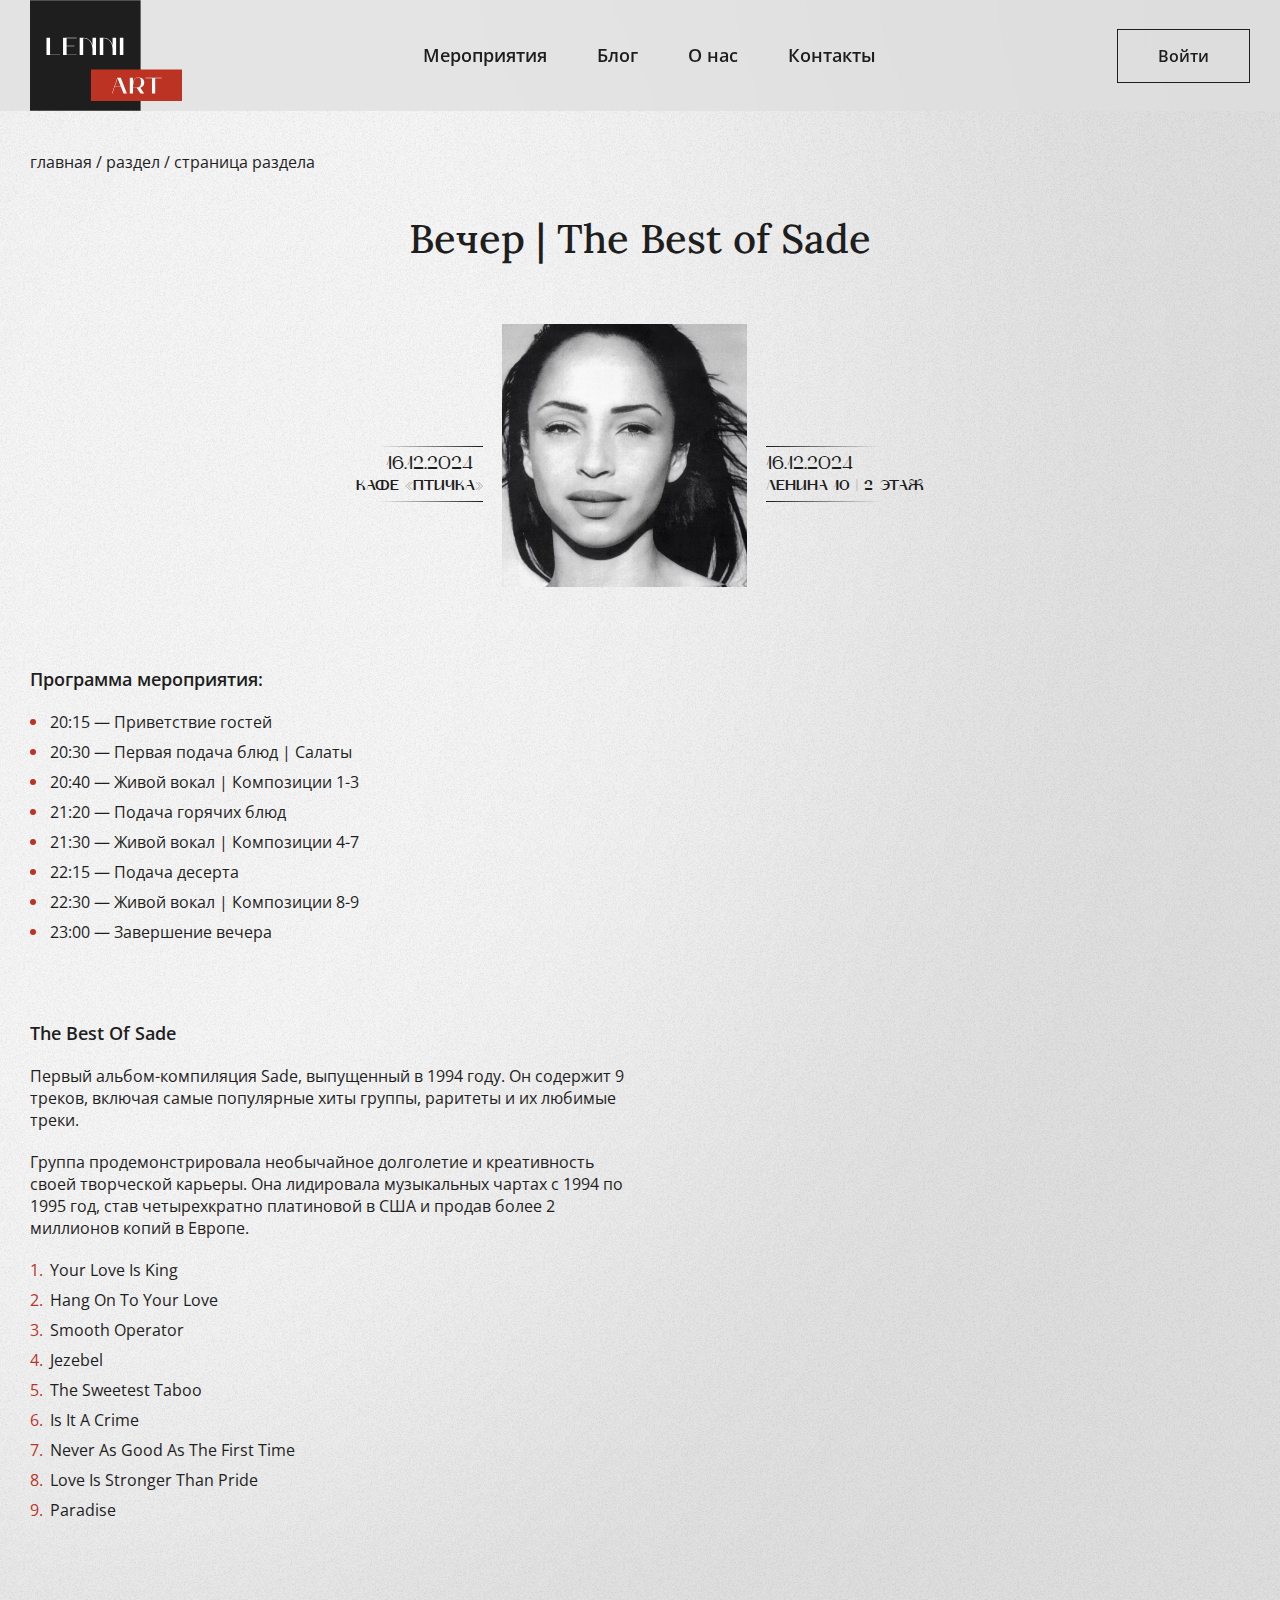
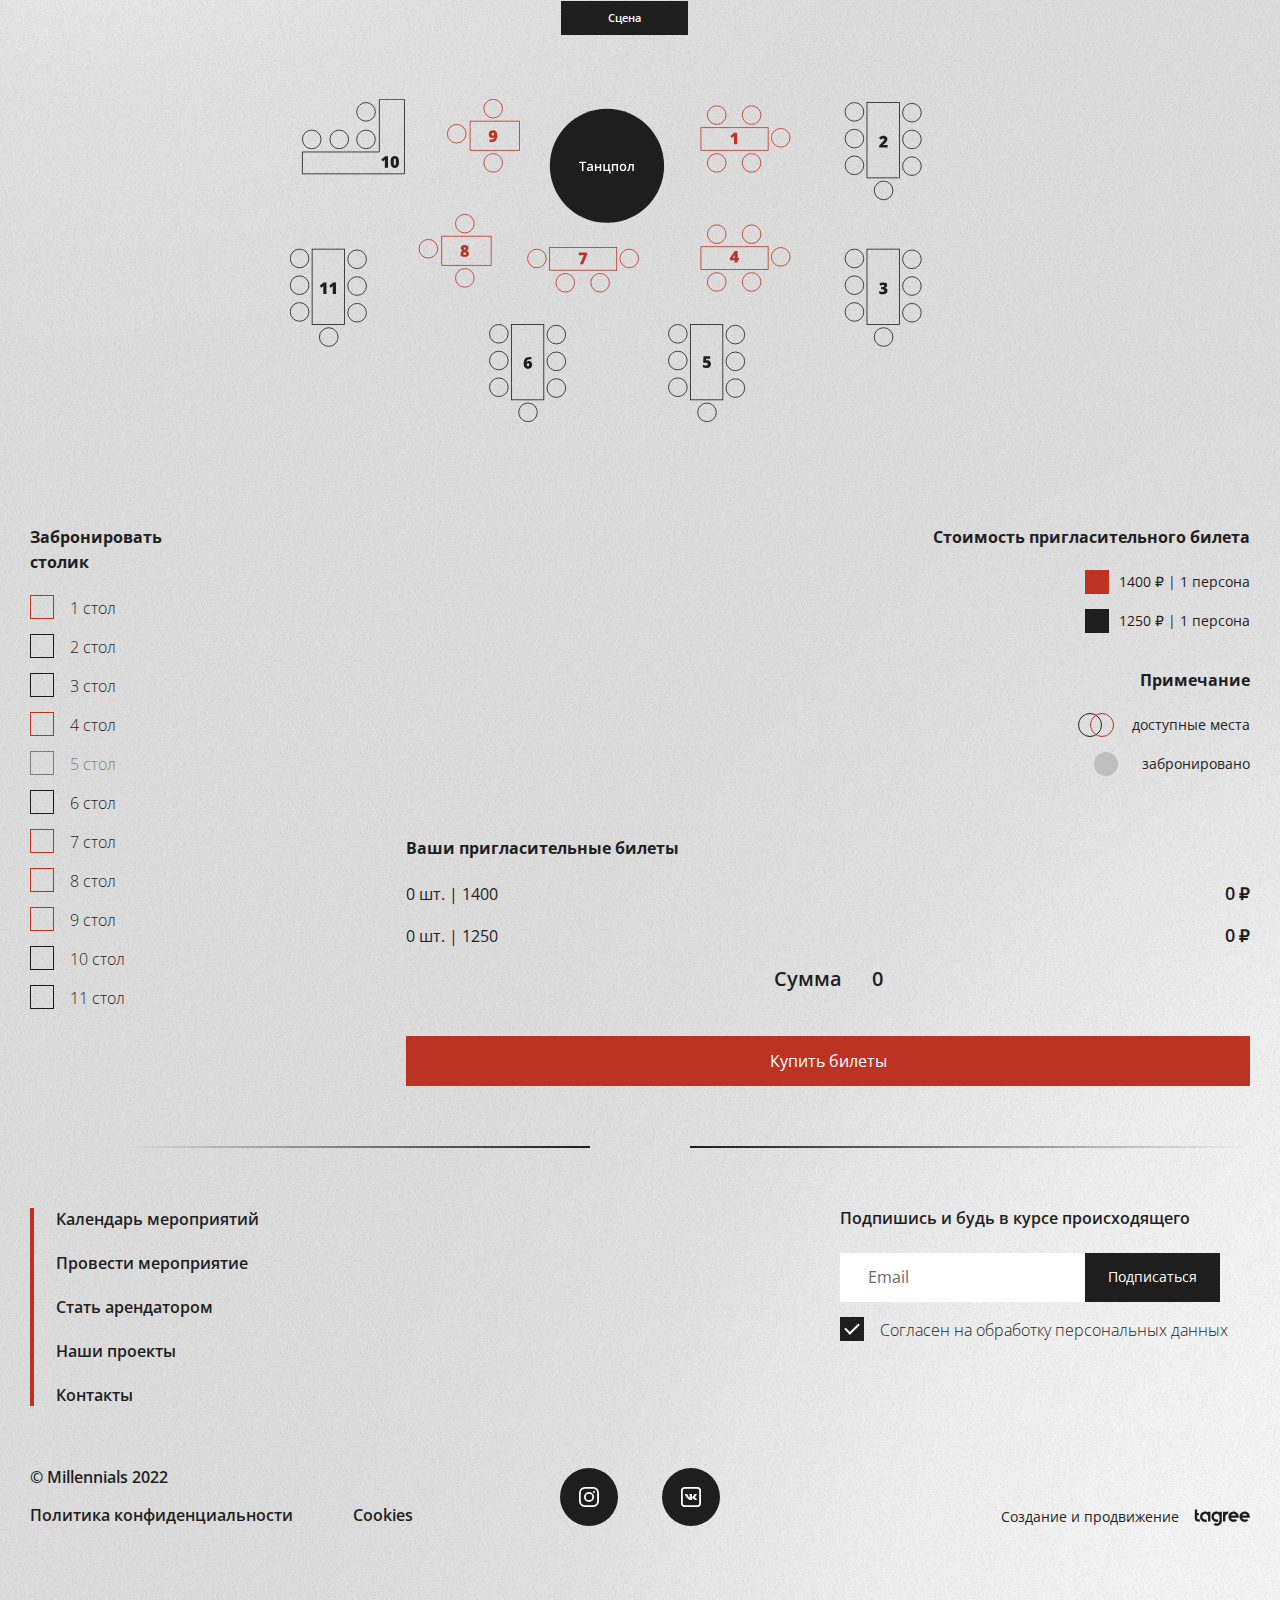
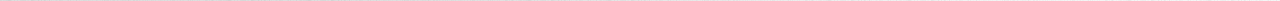
<file: event.html>
<!DOCTYPE html>
<html lang="ru">

<head>
  <meta charset="UTF-8" />
  <meta name="viewport" content="width=device-width,initial-scale=1,minimum-scale=1,maximum-scale=1,user-scalable=no" />

  <link rel="apple-touch-icon" sizes="180x180" href="/assets/favicons/apple-touch-icon.png" />
  <link rel="icon" type="image/png" sizes="32x32" href="/assets/favicons/favicon-32x32.png" />
  <link rel="icon" type="image/png" sizes="16x16" href="./assets/favicons/favicon-16x16.png" />
  <link rel="manifest" href="/assets/favicons/site.webmanifest" />
  <link rel="mask-icon" href="/assets/favicons/safari-pinned-tab.svg" color="#5bbad5" />
  <meta name="msapplication-TileColor" content="#da532c" />
  <meta name="theme-color" content="#dedede" />

  <meta name="description" content="Арт—пространство для людей, горящих сердец и делом" />
  <meta name="keywords" content="Lenni Art, пространство, мероприятия" />

  <meta property="og:title" content="Lenni Art" />
  <meta property="og:description" content="Арт пространство для людей, горящих сердцем и делом" />
  <meta property="og:image" content="/assets/images/lenni-art.jpg" />
  <meta property="og:type" content="website" />
  <meta property="og:url" content="https://lenni-art.ru/" />
  <title>Lenni art</title>
  <link rel="stylesheet" href="styles/styles.css?ver=0" />
  <link rel="preconnect" href="https://fonts.googleapis.com" />
  <link rel="preconnect" href="https://fonts.gstatic.com" crossorigin />
  <link href="https://fonts.googleapis.com/css2?family=Lora:ital,wght@0,400;0,500;0,600;0,700;1,600&family=Open+Sans:wght@300;400;500;600;700&display=swap" rel="stylesheet" />


</head>


<body class="body">
  <header class="page-header">
    <div class="page-header__container">
      <a href="index.html" class="page-header__logo">
        <svg class="page-header__logo-img" width="202" height="147">
          <use xlink:href="assets/icons/symbols.svg#logo"></use>
        </svg>
      </a>
      <nav class="page-header__nav">
        <a href="events.html" class="page-header__nav-link">Мероприятия</a>
        <a href="#" class="page-header__nav-link">Блог</a>
        <a href="#" class="page-header__nav-link">О нас</a>
        <a href="#" class="page-header__nav-link">Контакты</a>
        <div class="page-header__nav-user">
          <a href="#" class="page-header__nav-user-link"> Александр С. </a>
          <a href="#" class="page-header__nav-logout">
            <svg class="page-header__nav-logout-icon" width="24" height="24">
              <use xlink:href="assets/icons/symbols.svg#door"></use>
            </svg>
          </a>
        </div>
      </nav>
      <a href="#" class="page-header__user-btn">Войти<svg class="page-header__user-icon" width="24" height="24">
          <use xlink:href="assets/icons/symbols.svg#user"></use>
        </svg>
      </a>
      <button type="button" class="page-header__nav-toggle" id="js-navToggle"></button>
    </div>
  </header>

  <main class="main">
    <div class="breadcrumbs">
      <a href="#" class="breadcrumbs__link">главная</a>
      <a href="#" class="breadcrumbs__link">раздел</a>
      <a href="#" class="breadcrumbs__link">страница раздела</a>
    </div>

    <article class="event">
      <header class="event__header">
        <h1 class="event__title title"> Вечер | The Best of Sade</h1>
        <div class="event__about">
          <div class="event__info event__info--1">
            <time class="event__time" datetime="2024-12-16T00:00">
              16.12.2024
            </time>
            <div class="event__info-text">Кафе «Птичка»</div>
          </div>
          <picture class="event__picture">
            <source media="(max-width:767px)" type="image/webp" srcset="assets/images/Sade.webp" />
            <source media="(max-width: 1339px)" type="image/webp" srcset="assets/images/Sade.webp" />
            <img src="assets/images/Sade.jpg" alt="the best..." class="event__img">
          </picture>
          <div class="event__info event__info--2">
            <time class="event__time" datetime="2024-12-16T00:00">
              16.12.2024
            </time>
            <div class="event__info-text">Ленина 10 | 2 этаж</div>
          </div>
        </div>
        <div class="article__content content">
          <h5>Программа мероприятия:</h5>

          <ul>
            <li>20:15 — Приветствие гостей</li>
            <li>20:30 — Первая подача блюд | Салаты</li>
            <li>20:40 — Живой вокал | Композиции 1-3</li>
            <li>21:20 — Подача горячих блюд</li>
            <li>21:30 — Живой вокал | Композиции 4-7</li>
            <li>22:15 — Подача десерта</li>
            <li>22:30 — Живой вокал | Композиции 8-9</li>
            <li>23:00 — Завершение вечера</li>
          </ul>
          <h5>The Best Of Sade</h5>
          <p>
            Первый альбом-компиляция Sade, выпущенный в 1994 году. Он содержит 9 треков, включая самые популярные хиты группы, раритеты и их любимые треки.
          </p>
          <p>
            Группа продемонстрировала необычайное долголетие
            и креативность своей творческой карьеры.
            Она лидировала музыкальных чартах с 1994 по 1995 год, став четырехкратно платиновой в США и продав более 2 миллионов копий в Европе.
          </p>
          <ol>
            <li>Your Love Is King</li>
            <li>Hang On To Your Love</li>
            <li>Smooth Operator</li>
            <li>Jezebel</li>
            <li>The Sweetest Taboo</li>
            <li>Is It A Crime</li>
            <li>Never As Good As The First Time</li>
            <li>Love Is Stronger Than Pride</li>
            <li>Paradise</li>
          </ol>
        </div>
      </header>
      <div class="event__container">
        <div class="event__content content"></div>
        <form class="reserve event__reserve">
          <div class="reserve__checks">
            <h4 class="reserve__section-title reserve__section-title--mb30">
              Забронировать столик
            </h4>
            <label class="reserve__check check check--red js-check">
              <input type="checkbox" name="table_1" class="check__input " />
              <span class="check__mark"></span>
              <span class="check__label">1 стол</span>
            </label>
            <label class="reserve__check check js-check">
              <input type="checkbox" name="table_2" class="check__input" />
              <span class="check__mark"></span>
              <span class="check__label">2 стол</span>
            </label>
            <label class="reserve__check check js-check">
              <input type="checkbox" name="table_2" class="check__input" />
              <span class="check__mark"></span>
              <span class="check__label">3 стол</span>
            </label>
            <label class="reserve__check check check--red js-check">
              <input type="checkbox" name="table_2" class="check__input" />
              <span class="check__mark"></span>
              <span class="check__label">4 стол</span>
            </label>

            <label class="reserve__check check check--disabled js-check">
              <input type="checkbox" name="table_5" class="check__input" disabled />
              <span class="check__mark"></span>
              <span class="check__label">5 стол </span>
            </label>
            <label class="reserve__check check js-check">
              <input type="checkbox" name="table_2" class="check__input" />
              <span class="check__mark"></span>
              <span class="check__label">6 стол</span>
            </label>
            <label class="reserve__check check check--red js-check">
              <input type="checkbox" name="table_2" class="check__input" />
              <span class="check__mark"></span>
              <span class="check__label">7 стол</span>
            </label>
            <label class="reserve__check check check--red js-check">
              <input type="checkbox" name="table_2" class="check__input" />
              <span class="check__mark"></span>
              <span class="check__label">8 стол</span>
            </label>
            <label class="reserve__check check check--red js-check">
              <input type="checkbox" name="table_2" class="check__input" />
              <span class="check__mark"></span>
              <span class="check__label">9 стол</span>
            </label>
            <label class="reserve__check check js-check">
              <input type="checkbox" name="table_2" class="check__input" />
              <span class="check__mark"></span>
              <span class="check__label">10 стол</span>
            </label>
            <label class="reserve__check check js-check">
              <input type="checkbox" name="table_2" class="check__input" />
              <span class="check__mark"></span>
              <span class="check__label">11 стол</span>
            </label>
          </div>
          <div class="reserve__scheme">
            <div class="reserve__scheme-container">
              <h4 class="reserve__scheme-title">Сцена</h4>

              <div class="reserve__scheme-wrapper">
                <svg class="scene js-scene" width="788px" height="399px" fill="none" xmlns="http://www.w3.org/2000/svg">
                  <g class="scene__dance-floor">
                    <path d="M462 82.5C462 121.436 430.436 153 391.5 153C352.564 153 321 121.436 321 82.5C321 43.5639 352.564 12 391.5 12C430.436 12 462 43.5639 462 82.5Z" fill="#1F1E1E" />
                    <path d="M362.453 89H360.586V79.1797H357.227V77.5781H365.812V79.1797H362.453V89ZM372.781 89L372.414 87.7969H372.352C371.935 88.3229 371.516 88.6823 371.094 88.875C370.672 89.0625 370.13 89.1562 369.469 89.1562C368.62 89.1562 367.956 88.9271 367.477 88.4688C367.003 88.0104 366.766 87.362 366.766 86.5234C366.766 85.6328 367.096 84.9609 367.758 84.5078C368.419 84.0547 369.427 83.8073 370.781 83.7656L372.273 83.7188V83.2578C372.273 82.7057 372.143 82.2943 371.883 82.0234C371.628 81.7474 371.229 81.6094 370.688 81.6094C370.245 81.6094 369.82 81.6745 369.414 81.8047C369.008 81.9349 368.617 82.0885 368.242 82.2656L367.648 80.9531C368.117 80.7083 368.63 80.5234 369.188 80.3984C369.745 80.2682 370.271 80.2031 370.766 80.2031C371.865 80.2031 372.693 80.4427 373.25 80.9219C373.812 81.401 374.094 82.1536 374.094 83.1797V89H372.781ZM370.047 87.75C370.714 87.75 371.247 87.5651 371.648 87.1953C372.055 86.8203 372.258 86.2969 372.258 85.625V84.875L371.148 84.9219C370.284 84.9531 369.654 85.099 369.258 85.3594C368.867 85.6146 368.672 86.0078 368.672 86.5391C368.672 86.9245 368.786 87.224 369.016 87.4375C369.245 87.6458 369.589 87.75 370.047 87.75ZM378.492 80.3594V83.8281H382.562V80.3594H384.398V89H382.562V85.2734H378.492V89H376.656V80.3594H378.492ZM394.727 87.5781H395.977V92.0391H394.25V89H387.031V80.3594H388.867V87.5469H392.891V80.3594H394.727V87.5781ZM405.102 80.3594V89H403.258V81.8125H399.383V89H397.547V80.3594H405.102ZM415.398 84.6641C415.398 86.0755 415.036 87.1771 414.312 87.9688C413.589 88.7604 412.581 89.1562 411.289 89.1562C410.482 89.1562 409.768 88.974 409.148 88.6094C408.529 88.2448 408.052 87.7214 407.719 87.0391C407.385 86.3568 407.219 85.5651 407.219 84.6641C407.219 83.263 407.578 82.1693 408.297 81.3828C409.016 80.5964 410.029 80.2031 411.336 80.2031C412.586 80.2031 413.576 80.6068 414.305 81.4141C415.034 82.2161 415.398 83.2995 415.398 84.6641ZM409.109 84.6641C409.109 86.6589 409.846 87.6562 411.32 87.6562C412.779 87.6562 413.508 86.6589 413.508 84.6641C413.508 82.6901 412.773 81.7031 411.305 81.7031C410.534 81.7031 409.974 81.9583 409.625 82.4688C409.281 82.9792 409.109 83.7109 409.109 84.6641ZM424.617 89H422.766V81.7969H420.383C420.237 83.651 420.039 85.099 419.789 86.1406C419.544 87.1823 419.221 87.9427 418.82 88.4219C418.424 88.901 417.909 89.1406 417.273 89.1406C416.872 89.1406 416.536 89.0833 416.266 88.9688V87.5312C416.458 87.6042 416.651 87.6406 416.844 87.6406C417.375 87.6406 417.792 87.0443 418.094 85.8516C418.401 84.6536 418.641 82.8229 418.812 80.3594H424.617V89Z" fill="white" />
                  </g>

                  <g class="scene__table scene__table--red">
                    <g class="scene__table-group" stroke="#BC3324">
                      <rect x="507.5" y="35.5" width="83" height="28" />
                      <circle cx="527" cy="20" r="11.5" />
                      <circle cx="570" cy="20" r="11.5" />
                      <circle cx="606" cy="48" r="11.5" />
                      <circle cx="570" cy="79" r="11.5" />
                      <circle cx="527" cy="79" r="11.5" />
                    </g>

                    <path class="scene__table-num" d="M552.199 56H548.283V48.9395C548.283 48.8092 548.283 48.5716 548.283 48.2266C548.283 47.875 548.286 47.4876 548.293 47.0645C548.306 46.6413 548.322 46.2604 548.342 45.9219C548.173 46.1237 548.013 46.2962 547.863 46.4395C547.72 46.5827 547.58 46.7161 547.443 46.8398L545.822 48.1777L543.82 45.7168L548.723 41.7227H552.199V56Z" fill="#BC3324" />
                    <rect x="507" y="8" width="111" height="83" fill="transparent" />
                  </g>

                  <g class="scene__table">
                    <g class="scene__table-group" stroke="#1F1E1E">
                      <rect x="712.5" y="4.5" width="40" height="93" />
                      <circle cx="697" cy="16" r="11.5" />
                      <circle cx="768" cy="17" r="11.5" />
                      <circle cx="697" cy="49" r="11.5" />
                      <circle cx="768" cy="50" r="11.5" />
                      <circle cx="697" cy="82" r="11.5" />
                      <circle cx="768" cy="83" r="11.5" />
                      <circle cx="733" cy="113" r="11.5" />
                    </g>
                    <path class="scene__table-num" d="M737.957 60H727.596V57.4609L731.082 53.9355C732.078 52.8939 732.729 52.1842 733.035 51.8066C733.341 51.4225 733.553 51.0938 733.67 50.8203C733.794 50.5469 733.855 50.2604 733.855 49.9609C733.855 49.5898 733.735 49.2969 733.494 49.082C733.253 48.8672 732.915 48.7598 732.479 48.7598C732.029 48.7598 731.574 48.89 731.111 49.1504C730.656 49.4043 730.138 49.7819 729.559 50.2832L727.439 47.8027C728.175 47.1452 728.794 46.6764 729.295 46.3965C729.796 46.11 730.34 45.8919 730.926 45.7422C731.518 45.5924 732.182 45.5176 732.918 45.5176C733.842 45.5176 734.666 45.6803 735.389 46.0059C736.118 46.3314 736.681 46.7969 737.078 47.4023C737.482 48.0013 737.684 48.6751 737.684 49.4238C737.684 49.9837 737.612 50.5013 737.469 50.9766C737.332 51.4518 737.117 51.9206 736.824 52.3828C736.531 52.8385 736.141 53.3203 735.652 53.8281C735.171 54.3359 734.139 55.2995 732.557 56.7188V56.8164H737.957V60Z" fill="#1F1E1E" />
                    <rect x="685" y="4" width="95" height="121" fill="transparent" />
                  </g>

                  <g class="scene__table">
                    <g class="scene__table-group" stroke="#1F1E1E">
                      <rect x="712.5" y="185.5" width="40" height="93" />
                      <circle cx="697" cy="197" r="11.5" />
                      <circle cx="768" cy="198" r="11.5" />
                      <circle cx="697" cy="230" r="11.5" />
                      <circle cx="768" cy="231" r="11.5" />
                      <circle cx="697" cy="263" r="11.5" />
                      <circle cx="768" cy="264" r="11.5" />
                      <circle cx="733" cy="294" r="11.5" />
                    </g>

                    <path class="scene__table-num" d="M737.479 229.818C737.479 230.704 737.208 231.465 736.668 232.104C736.128 232.735 735.346 233.194 734.324 233.48V233.539C736.707 233.839 737.898 234.965 737.898 236.918C737.898 238.246 737.371 239.291 736.316 240.053C735.268 240.814 733.81 241.195 731.941 241.195C731.173 241.195 730.46 241.14 729.803 241.029C729.152 240.919 728.445 240.717 727.684 240.424V237.221C728.309 237.54 728.943 237.777 729.588 237.934C730.239 238.083 730.838 238.158 731.385 238.158C732.231 238.158 732.846 238.041 733.23 237.807C733.621 237.566 733.816 237.191 733.816 236.684C733.816 236.293 733.715 235.993 733.514 235.785C733.312 235.57 732.986 235.411 732.537 235.307C732.088 235.196 731.502 235.141 730.779 235.141H729.9V232.24H730.799C732.758 232.24 733.738 231.739 733.738 230.736C733.738 230.359 733.592 230.079 733.299 229.896C733.012 229.714 732.625 229.623 732.137 229.623C731.225 229.623 730.281 229.929 729.305 230.541L727.703 227.963C728.458 227.442 729.23 227.071 730.018 226.85C730.812 226.628 731.72 226.518 732.742 226.518C734.22 226.518 735.379 226.811 736.219 227.396C737.059 227.982 737.479 228.79 737.479 229.818Z" fill="#1F1E1E" />
                    <rect x="685" y="185" width="95" height="121" fill="transparent" />
                  </g>

                  <g class="scene__table scene__table--red">
                    <g class="scene__table-group" stroke="#BC3324">
                      <rect x="507.5" y="182.5" width="83" height="28" />

                      <circle cx="527" cy="167" r="11.5" />
                      <circle cx="570" cy="167" r="11.5" />
                      <circle cx="606" cy="195" r="11.5" />
                      <circle cx="570" cy="226" r="11.5" />
                      <circle cx="527" cy="226" r="11.5" />
                    </g>

                    <path class="scene__table-num" d="M554.416 199.236H552.844V202H549.035V199.236H543.342V196.404L549.279 187.723H552.844V196.355H554.416V199.236ZM549.035 196.355V194.695C549.035 194.383 549.045 193.963 549.064 193.436C549.09 192.902 549.11 192.622 549.123 192.596H549.016C548.794 193.097 548.544 193.566 548.264 194.002L546.682 196.355H549.035Z" fill="#BC3324" />
                    <rect x="507" y="155" width="111" height="83" fill="transparent" />
                  </g>

                  <g class="scene__table">
                    <g class="scene__table-group" stroke="#1F1E1E">
                      <rect x="494.5" y="278.5" width="40" height="93" />

                      <circle cx="479" cy="290" r="11.5" />
                      <circle cx="550" cy="291" r="11.5" />
                      <circle cx="479" cy="323" r="11.5" />
                      <circle cx="550" cy="324" r="11.5" />
                      <circle cx="479" cy="356" r="11.5" />
                      <circle cx="550" cy="357" r="11.5" />
                      <circle cx="515" cy="387" r="11.5" />
                    </g>

                    <path class="scene__table-num" d="M515.484 322.645C516.305 322.645 517.044 322.837 517.701 323.221C518.365 323.598 518.88 324.135 519.244 324.832C519.615 325.529 519.801 326.333 519.801 327.244C519.801 328.839 519.319 330.063 518.355 330.916C517.398 331.769 515.947 332.195 514 332.195C512.333 332.195 510.973 331.938 509.918 331.424V328.26C510.484 328.52 511.122 328.735 511.832 328.904C512.548 329.074 513.163 329.158 513.678 329.158C514.394 329.158 514.944 329.008 515.328 328.709C515.712 328.403 515.904 327.954 515.904 327.361C515.904 326.814 515.709 326.388 515.318 326.082C514.928 325.776 514.335 325.623 513.541 325.623C512.936 325.623 512.281 325.737 511.578 325.965L510.162 325.262L510.699 317.723H518.844V320.936H513.98L513.805 322.82C514.312 322.723 514.674 322.671 514.889 322.664C515.104 322.651 515.302 322.645 515.484 322.645Z" fill="#1F1E1E" />
                    <rect x="467" y="278" width="95" height="121" fill="transparent" />
                  </g>

                  <g class="scene__table">
                    <g class="scene__table-group" stroke="#1F1E1E">
                      <rect x="273.5" y="278.5" width="40" height="93" />
                      <circle cx="258" cy="290" r="11.5" />
                      <circle cx="329" cy="291" r="11.5" />
                      <circle cx="258" cy="323" r="11.5" />
                      <circle cx="329" cy="324" r="11.5" />
                      <circle cx="258" cy="356" r="11.5" />
                      <circle cx="329" cy="357" r="11.5" />
                      <circle cx="294" cy="387" r="11.5" />
                    </g>

                    <path class="scene__table-num" d="M288.684 326.965C288.684 324.973 288.967 323.361 289.533 322.131C290.106 320.894 290.946 319.982 292.053 319.396C293.166 318.811 294.536 318.518 296.164 318.518C296.743 318.518 297.421 318.573 298.195 318.684V321.701C297.544 321.577 296.838 321.516 296.076 321.516C294.787 321.516 293.827 321.799 293.195 322.365C292.564 322.932 292.219 323.856 292.16 325.139H292.277C292.863 324.032 293.804 323.479 295.1 323.479C296.369 323.479 297.352 323.889 298.049 324.709C298.752 325.523 299.104 326.659 299.104 328.117C299.104 329.686 298.661 330.926 297.775 331.838C296.89 332.743 295.653 333.195 294.064 333.195C292.378 333.195 291.06 332.648 290.109 331.555C289.159 330.461 288.684 328.931 288.684 326.965ZM293.977 330.139C294.387 330.139 294.719 329.986 294.973 329.68C295.233 329.367 295.363 328.872 295.363 328.195C295.363 327.036 294.914 326.457 294.016 326.457C293.573 326.457 293.212 326.607 292.932 326.906C292.658 327.206 292.521 327.57 292.521 328C292.521 328.625 292.655 329.139 292.922 329.543C293.189 329.94 293.54 330.139 293.977 330.139Z" fill="#1F1E1E" />
                    <rect opacity="0.01" x="246" y="278" width="95" height="121" fill="transparent" />
                  </g>

                  <g class="scene__table scene__table--red">
                    <g class="scene__table-group" stroke="#BC3324">
                      <rect x="320.5" y="183.5" width="83" height="28" />

                      <circle cx="383" cy="227" r="11.5" />
                      <circle cx="419" cy="197" r="11.5" />
                      <circle cx="305" cy="197" r="11.5" />
                      <circle cx="340" cy="227" r="11.5" />
                    </g>

                    <path class="scene__table-num" d="M358.041 204L362.943 192.916H356.762V189.723H367.064V191.998L362.035 204H358.041Z" fill="#BC3324" />
                    <rect x="293" y="183" width="138" height="56" fill="transparent" />
                  </g>

                  <g class="scene__table scene__table--red">
                    <g class="scene__table-group" stroke="#BC3324">
                      <rect x="187.5" y="169.5" width="61" height="36" />
                      <circle cx="216" cy="221" r="11.5" transform="rotate(-180 216 221)" />
                      <circle cx="171" cy="185" r="11.5" transform="rotate(-180 171 185)" />
                      <circle cx="216" cy="154" r="11.5" transform="rotate(-180 216 154)" />
                    </g>

                    <path class="scene__table-num" d="M215.898 180.518C216.842 180.518 217.669 180.645 218.379 180.898C219.095 181.152 219.655 181.54 220.059 182.061C220.462 182.575 220.664 183.223 220.664 184.004C220.664 184.577 220.557 185.081 220.342 185.518C220.133 185.947 219.844 186.325 219.473 186.65C219.108 186.969 218.685 187.246 218.203 187.48C218.652 187.734 219.098 188.031 219.541 188.369C219.984 188.708 220.352 189.108 220.645 189.57C220.938 190.026 221.084 190.57 221.084 191.201C221.084 191.963 220.898 192.646 220.527 193.252C220.156 193.851 219.587 194.326 218.818 194.678C218.05 195.023 217.064 195.195 215.859 195.195C214.655 195.195 213.669 195.029 212.9 194.697C212.132 194.365 211.566 193.903 211.201 193.311C210.843 192.712 210.664 192.021 210.664 191.24C210.664 190.576 210.775 190.016 210.996 189.561C211.224 189.105 211.533 188.717 211.924 188.398C212.314 188.079 212.76 187.793 213.262 187.539C212.865 187.272 212.5 186.969 212.168 186.631C211.836 186.292 211.572 185.905 211.377 185.469C211.182 185.033 211.084 184.538 211.084 183.984C211.084 183.216 211.289 182.575 211.699 182.061C212.109 181.546 212.676 181.162 213.398 180.908C214.128 180.648 214.961 180.518 215.898 180.518ZM214.199 191.084C214.199 191.481 214.342 191.803 214.629 192.051C214.915 192.298 215.312 192.422 215.82 192.422C216.413 192.422 216.846 192.311 217.119 192.09C217.399 191.862 217.539 191.553 217.539 191.162C217.539 190.869 217.451 190.605 217.275 190.371C217.106 190.13 216.908 189.922 216.68 189.746C216.452 189.57 216.253 189.434 216.084 189.336L215.82 189.18C215.527 189.329 215.257 189.499 215.01 189.688C214.769 189.87 214.574 190.078 214.424 190.312C214.274 190.54 214.199 190.798 214.199 191.084ZM215.879 183.301C215.56 183.301 215.283 183.395 215.049 183.584C214.814 183.766 214.697 184.017 214.697 184.336C214.697 184.544 214.746 184.74 214.844 184.922C214.948 185.098 215.085 185.26 215.254 185.41C215.43 185.56 215.625 185.697 215.84 185.82C216.029 185.71 216.214 185.589 216.396 185.459C216.579 185.329 216.732 185.173 216.855 184.99C216.979 184.808 217.041 184.59 217.041 184.336C217.041 184.017 216.924 183.766 216.689 183.584C216.462 183.395 216.191 183.301 215.879 183.301Z" fill="#BC3324" />
                    <rect x="159" y="142" width="90" height="91" fill="transparent" />
                  </g>

                  <g class="scene__table scene__table--red">
                    <g class="scene__table-group" stroke="#BC3324">
                      <rect x="222.5" y="27.5" width="61" height="36" />
                      <circle cx="251" cy="79" r="11.5" transform="rotate(-180 251 79)" />
                      <circle cx="206" cy="43" r="11.5" transform="rotate(-180 206 43)" />
                      <circle cx="251" cy="12" r="11.5" transform="rotate(-180 251 12)" />
                    </g>

                    <path class="scene__table-num" d="M256.064 45.2559C256.064 48.0488 255.462 50.0703 254.258 51.3203C253.053 52.5703 251.126 53.1953 248.477 53.1953C247.604 53.1953 246.94 53.1628 246.484 53.0977V50.041C247.044 50.1452 247.604 50.1973 248.164 50.1973C249.544 50.1973 250.609 49.9141 251.357 49.3477C252.106 48.7747 252.513 47.873 252.578 46.6426H252.461C252.207 47.1113 251.956 47.4499 251.709 47.6582C251.462 47.8665 251.159 48.026 250.801 48.1367C250.443 48.2474 249.997 48.3027 249.463 48.3027C248.226 48.3027 247.259 47.8893 246.562 47.0625C245.866 46.2357 245.518 45.0964 245.518 43.6445C245.518 42.0625 245.967 40.8223 246.865 39.9238C247.77 39.0254 249.007 38.5762 250.576 38.5762C252.321 38.5762 253.672 39.1556 254.629 40.3145C255.586 41.4733 256.064 43.1204 256.064 45.2559ZM250.684 41.6621C250.26 41.6621 249.915 41.8151 249.648 42.1211C249.388 42.4271 249.258 42.9186 249.258 43.5957C249.258 44.1296 249.372 44.556 249.6 44.875C249.827 45.1875 250.176 45.3438 250.645 45.3438C251.068 45.3438 251.436 45.1908 251.748 44.8848C252.061 44.5788 252.217 44.2109 252.217 43.7812C252.217 43.2018 252.07 42.7038 251.777 42.2871C251.491 41.8704 251.126 41.6621 250.684 41.6621Z" fill="#BC3324" />
                    <rect x="194" width="90" height="91" fill="transparent" />
                  </g>

                  <g class="scene__table">
                    <g class="scene__table-group" stroke="#1F1E1E">
                      <path d="M110.5 65V0.5H141.5V64.8261V92.5H15.5V65.5H110H110.5V65Z" />
                      <circle cx="27" cy="50" r="11.5" />
                      <circle cx="61" cy="50" r="11.5" />
                      <circle cx="94" cy="50" r="11.5" />
                      <circle cx="94" cy="16" r="11.5" />
                    </g>
                    <path class="scene__table-num" d="M121.199 85H117.283V77.9395C117.283 77.8092 117.283 77.5716 117.283 77.2266C117.283 76.875 117.286 76.4876 117.293 76.0645C117.306 75.6413 117.322 75.2604 117.342 74.9219C117.173 75.1237 117.013 75.2962 116.863 75.4395C116.72 75.5827 116.58 75.7161 116.443 75.8398L114.822 77.1777L112.82 74.7168L117.723 70.7227H121.199V85ZM134.734 77.8809C134.734 79.0267 134.643 80.0521 134.461 80.957C134.279 81.8555 133.986 82.6204 133.582 83.252C133.185 83.8835 132.658 84.3652 132 84.6973C131.342 85.0293 130.535 85.1953 129.578 85.1953C128.387 85.1953 127.41 84.9056 126.648 84.3262C125.887 83.7402 125.324 82.9036 124.959 81.8164C124.601 80.7227 124.422 79.4108 124.422 77.8809C124.422 76.3379 124.585 75.0195 124.91 73.9258C125.242 72.8255 125.786 71.9824 126.541 71.3965C127.296 70.8105 128.309 70.5176 129.578 70.5176C130.77 70.5176 131.743 70.8105 132.498 71.3965C133.26 71.9759 133.823 72.8158 134.188 73.916C134.552 75.0098 134.734 76.3314 134.734 77.8809ZM128.26 77.8809C128.26 78.8118 128.292 79.5931 128.357 80.2246C128.429 80.8561 128.559 81.3314 128.748 81.6504C128.943 81.9629 129.22 82.1191 129.578 82.1191C129.936 82.1191 130.21 81.9629 130.398 81.6504C130.587 81.3314 130.717 80.8594 130.789 80.2344C130.861 79.6029 130.896 78.8184 130.896 77.8809C130.896 76.9368 130.861 76.1491 130.789 75.5176C130.717 74.8861 130.587 74.4108 130.398 74.0918C130.21 73.7663 129.936 73.6035 129.578 73.6035C129.22 73.6035 128.943 73.7663 128.748 74.0918C128.559 74.4108 128.429 74.8861 128.357 75.5176C128.292 76.1491 128.26 76.9368 128.26 77.8809Z" fill="#1F1E1E" />
                    <rect x="15" width="127" height="93" fill="transparent" />
                  </g>

                  <g class="scene__table">
                    <g class="scene__table-group" stroke="#1F1E1E">
                      <rect x="27.5" y="185.5" width="40" height="93" />
                      <circle cx="12" cy="197" r="11.5" />
                      <circle cx="83" cy="198" r="11.5" />
                      <circle cx="12" cy="230" r="11.5" />
                      <circle cx="83" cy="231" r="11.5" />
                      <circle cx="12" cy="263" r="11.5" />
                      <circle cx="83" cy="264" r="11.5" />
                      <circle cx="48" cy="294" r="11.5" />
                    </g>

                    <path class="scene__table-num" d="M45.1992 241H41.2832V233.441C41.2832 232.523 41.3027 231.684 41.3418 230.922C41.1009 231.215 40.8014 231.521 40.4434 231.84L38.8223 233.178L36.8203 230.717L41.7227 226.723H45.1992V241ZM56.918 241H53.002V233.441C53.002 232.523 53.0215 231.684 53.0605 230.922C52.8197 231.215 52.5202 231.521 52.1621 231.84L50.541 233.178L48.5391 230.717L53.4414 226.723H56.918V241Z" fill="#1F1E1E" />

                    <rect opacity="0.01" y="185" width="95" height="121" fill="transparent" />
                  </g>
                </svg>
              </div>
            </div>
          </div>
          <div class="reserve__order">
            <h4 class="reserve__section-title">Ваши пригласительные билеты</h4>
            <div class="reserve__tickets-list">
              <div class="reserve__tickets js-tickets">
                <div class="reserve__qty" data-caption="шт." data-price="1400">0</div>
                <div class="reserve__sum" data-currency="₽">0</div>
              </div>
              <div class="reserve__tickets js-tickets">
                <div class="reserve__qty" data-caption="шт." data-price="1250">0</div>
                <div class="reserve__sum" data-currency="₽">0</div>
              </div>
            </div>
            <div class="reserve__total js-sum" data-caption="Сумма" data-currency="₽">0</div>
            <button type="submit" class="btn btn--red reserve__submit">
              Купить билеты
            </button>
          </div>
          <div class="reserve__legend">
            <div class="reserve__price">
              <h4 class="reserve__section-title">Стоимость пригласительного билета</h4>
              <div class="reserve__price-list">
                <div class="reserve__price-item reserve__price-item--red js-price" data-caption="₽ | 1 персона">
                  1400
                </div>
                <div class="reserve__price-item js-price" data-caption="₽ | 1 персона">1250 </div>
              </div>
            </div>
            <div class="reserve__notation">
              <h4 class="reserve__section-title">Примечание</h4>
              <div class="reserve__note reserve__note--free">доступные места</div>
              <div class="reserve__note reserve__note--booked">забронировано</div>
            </div>
          </div>
        </form>

      </div>
    </article>
  </main>
  <footer class="page-footer">
    <div class="page-footer__container">
      <div class="page-footer__border"></div>
      <div class="page-footer__wrapper">
        <nav class="page-footer__nav">
          <a href="#" class="page-footer__nav-link">Календарь мероприятий</a>
          <a href="#" class="page-footer__nav-link">Провести мероприятие</a>
          <a href="#" class="page-footer__nav-link">Стать арендатором</a>
          <a href="#" class="page-footer__nav-link">Наши проекты</a>
          <a href="#" class="page-footer__nav-link">Контакты</a>
        </nav>
        <form class="page-footer__form subscribe" action="https://jsonplaceholder.typicode.com/posts" id="js-subscribeForm">
          <h4 class="subscribe__title">Подпишись и будь в курсе происходящего</h4>
          <div class="subscribe__wrapper ">
            <div class="subscribe__input-wrapper">
              <input type="email" name="email" placeholder="Email" class="subscribe__input" required />
            </div>

            <button type="submit" class="subscribe__submit">Подписаться</button>
          </div>
          <label class="subscribe__check check">
            <input type="checkbox" class="check__input" name="agree" required checked />
            <span class="check__mark"></span>
            <span class="check__label">Согласен на обработку персональных данных</span>
          </label>
        </form>
      </div>
      <div class="page-footer__social-net">
        <p class="page-footer__text page-footer__text--m">© Millennials 2022</p>
        <div class="page-footer__left-down">
          <a href="#" class="page-footer__text page-footer__text--p">
            Политика конфиденциальности
          </a>
          <a href="#" class="page-footer__text">Cookies</a>
        </div>
        <div class="page-footer__socnet">
          <a href="#" target="_blank" class="page-footer__img">
            <svg class="page-footer__icon" width="24px" height="24px">
              <use xlink:href="assets/icons/symbols.svg#insta"></use>
            </svg>
          </a>
          <a href="#" target="_blank" class="page-footer__img page-footer__img--2">
            <svg class="page-footer__icon" width="24px" height="24px">
              <use xlink:href="assets/icons/symbols.svg#la_vk"></use>
            </svg>
          </a>
        </div>
        <a href="#" rel="" target="_blank" class="page-footer__right">
          Создание и продвижение

          <svg class="page-footer__svg" width="56px" height="17px">
            <use xlink:href="assets/icons/symbols.svg#tagree"></use>
          </svg>

        </a>
      </div>
    </div>
  </footer>

  <script src="scripts/jQuery-3.7.1.min.js"></script>
  <script src="scripts/jquery.validate.js"></script>
  <script src="scripts/jquery.validate-init.js"></script>
  <script src="scripts/main.min.js"></script>
</body>

</html>
</file>
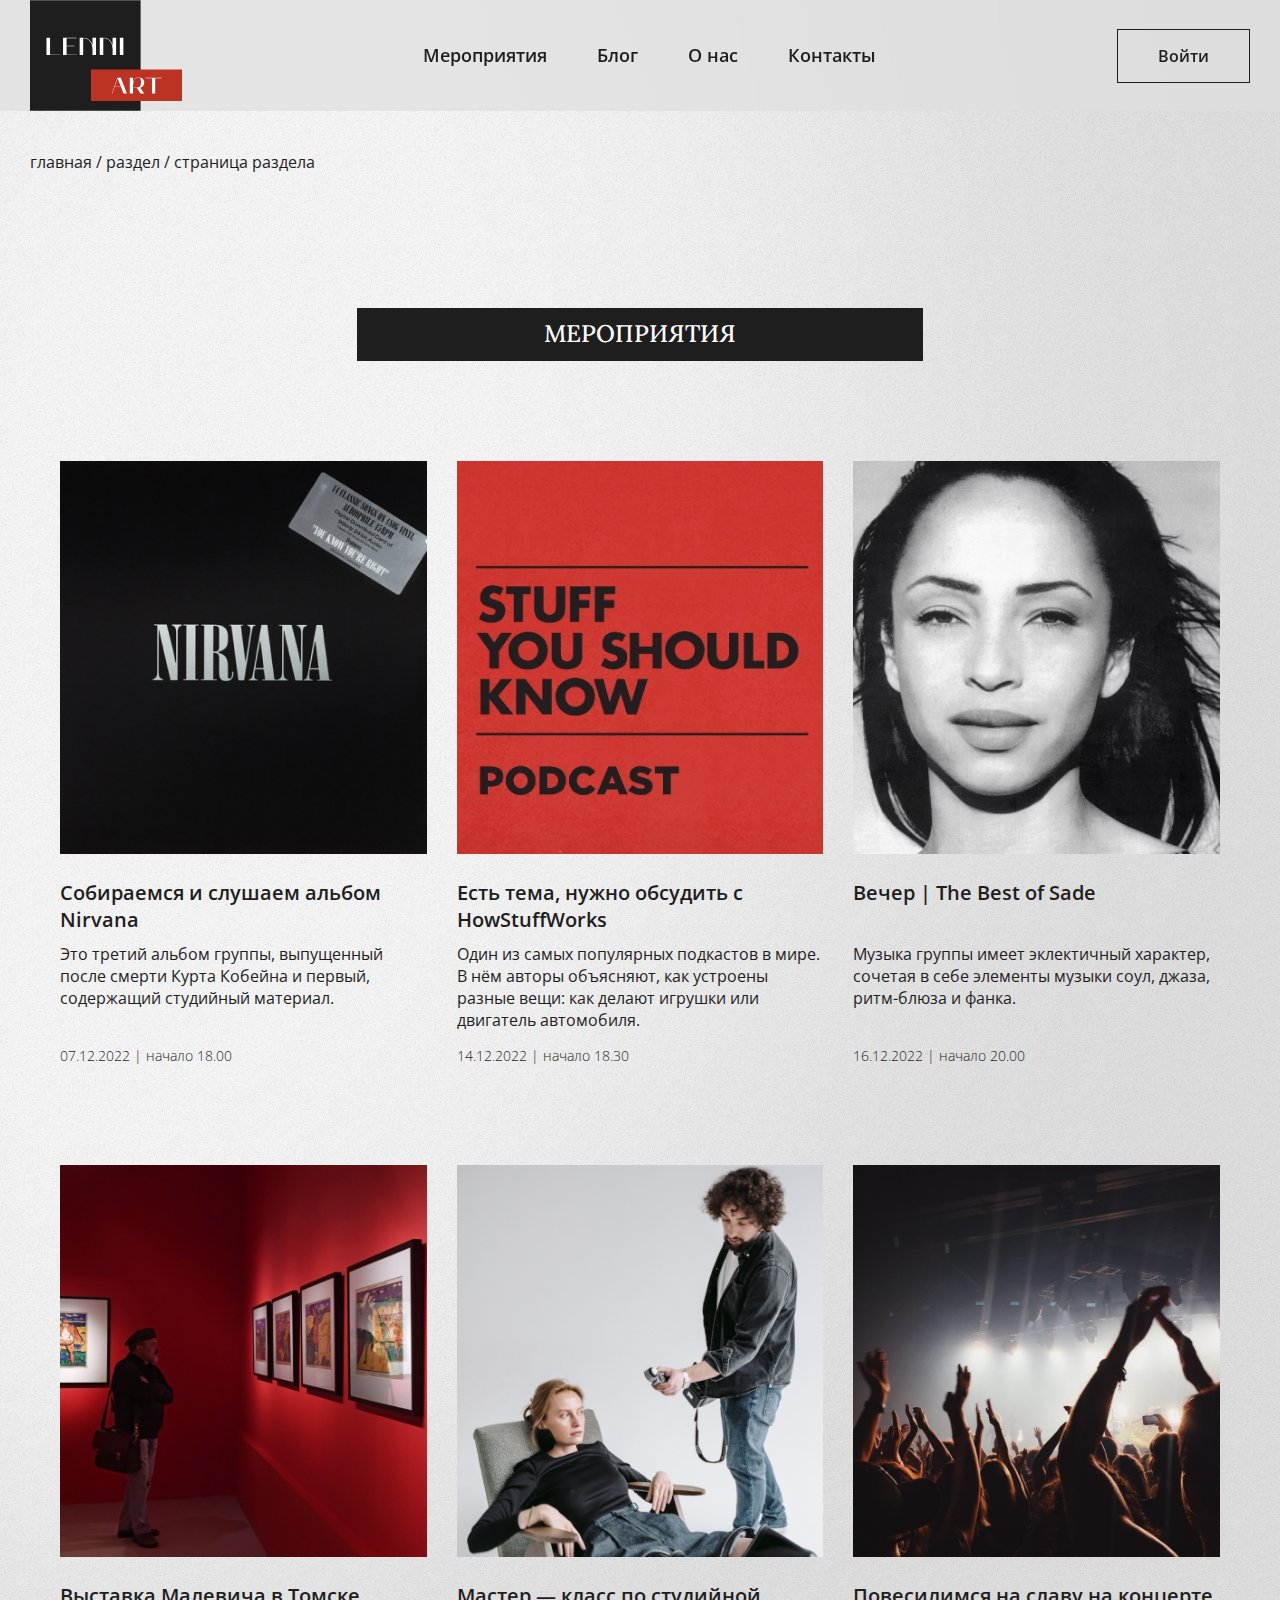
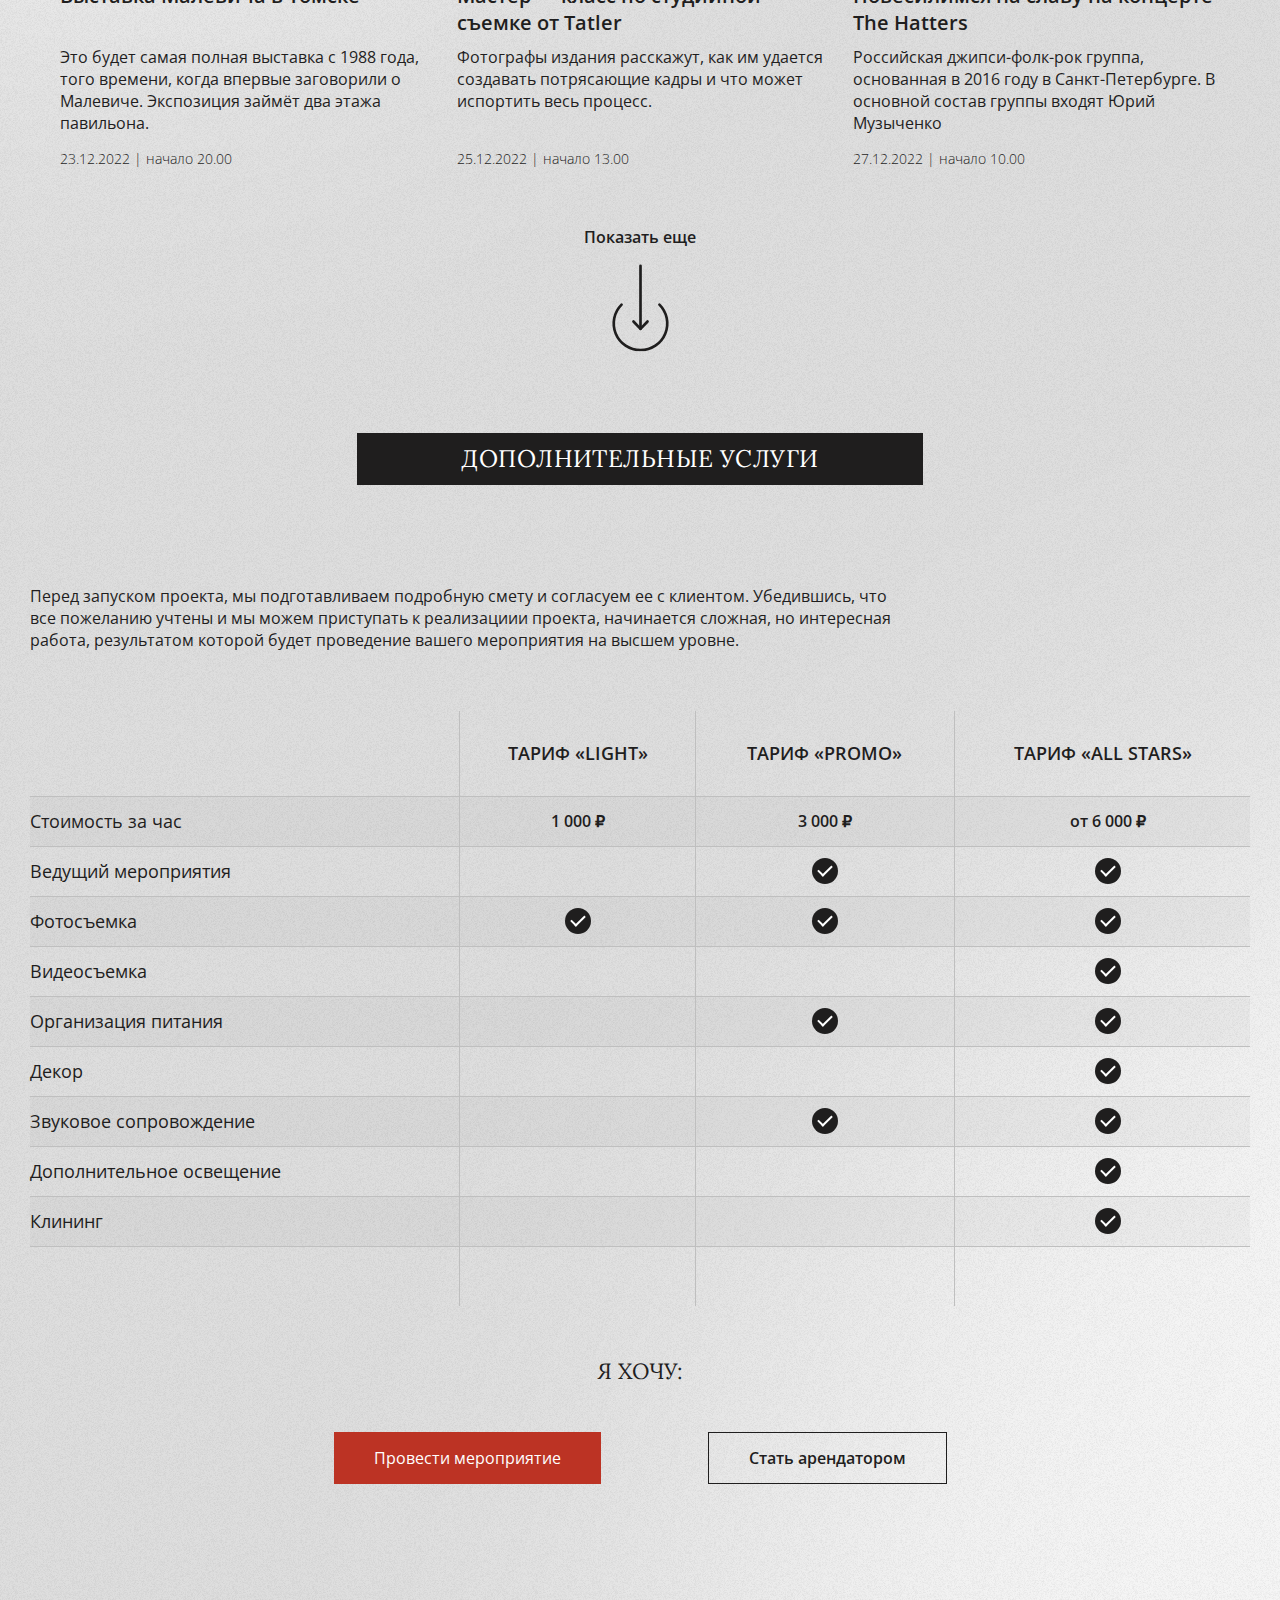
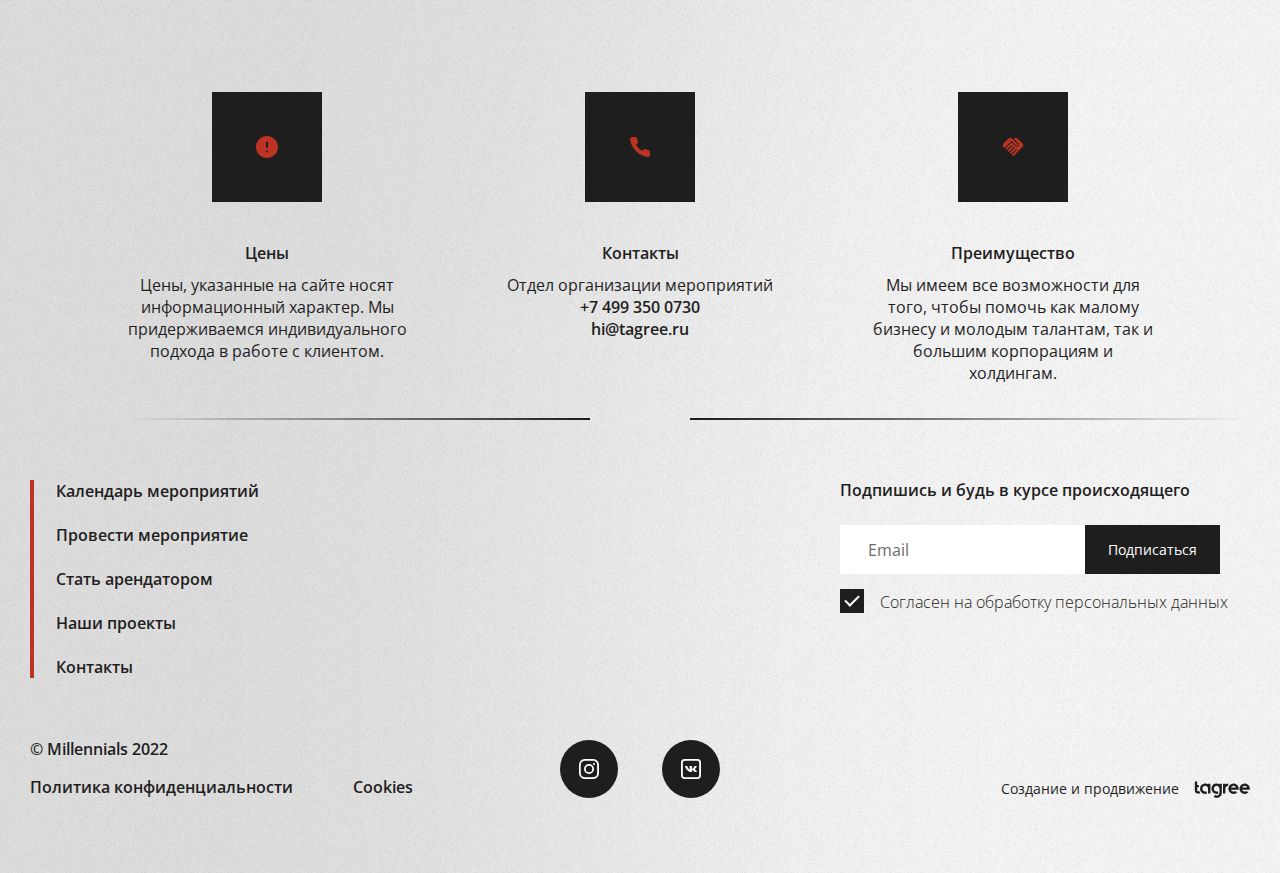
<file: events.html>
<!DOCTYPE html>
<html lang="ru">

<head>
  <meta charset="UTF-8" />
  <meta name="viewport" content="width=device-width,initial-scale=1,minimum-scale=1,maximum-scale=1,user-scalable=no" />

  <link rel="apple-touch-icon" sizes="180x180" href="/assets/favicons/apple-touch-icon.png" />
  <link rel="icon" type="image/png" sizes="32x32" href="/assets/favicons/favicon-32x32.png" />
  <link rel="icon" type="image/png" sizes="16x16" href="./assets/favicons/favicon-16x16.png" />
  <link rel="manifest" href="/assets/favicons/site.webmanifest" />
  <link rel="mask-icon" href="/assets/favicons/safari-pinned-tab.svg" color="#5bbad5" />
  <meta name="msapplication-TileColor" content="#da532c" />
  <meta name="theme-color" content="#dedede" />

  <meta name="description" content="Арт—пространство для людей, горящих сердец и делом" />
  <meta name="keywords" content="Lenni Art, пространство, мероприятия" />

  <meta property="og:title" content="Lenni Art" />
  <meta property="og:description" content="Арт пространство для людей, горящих сердцем и делом" />
  <meta property="og:image" content="/assets/images/lenni-art.jpg" />
  <meta property="og:type" content="website" />
  <meta property="og:url" content="https://lenni-art.ru/" />
  <title>Lenni art</title>
  <link rel="stylesheet" href="styles/styles.css?ver=0" />
  <link rel="preconnect" href="https://fonts.googleapis.com" />
  <link rel="preconnect" href="https://fonts.gstatic.com" crossorigin />
  <link href="https://fonts.googleapis.com/css2?family=Lora:ital,wght@0,400;0,500;0,600;0,700;1,600&family=Open+Sans:wght@300;400;500;600;700&display=swap" rel="stylesheet" />


</head>

<body class="body">
  <header class="page-header">
    <div class="page-header__container">
      <a href="index.html" class="page-header__logo">
        <svg class="page-header__logo-img" width="202" height="147">
          <use xlink:href="assets/icons/symbols.svg#logo"></use>
        </svg>
      </a>
      <nav class="page-header__nav">
        <a href="events.html" class="page-header__nav-link">Мероприятия</a>
        <a href="#" class="page-header__nav-link">Блог</a>
        <a href="#" class="page-header__nav-link">О нас</a>
        <a href="#" class="page-header__nav-link">Контакты</a>
        <div class="page-header__nav-user">
          <a href="#" class="page-header__nav-user-link"> Александр С. </a>
          <a href="#" class="page-header__nav-logout">
            <svg class="page-header__nav-logout-icon" width="24" height="24">
              <use xlink:href="assets/icons/symbols.svg#door"></use>
            </svg>
          </a>
        </div>
      </nav>
      <a href="#" class="page-header__user-btn">Войти<svg class="page-header__user-icon" width="24" height="24">
          <use xlink:href="assets/icons/symbols.svg#user"></use>
        </svg>
      </a>
      <button type="button" class="page-header__nav-toggle" id="js-navToggle"></button>
    </div>
  </header>

  <main class="main">
    <div class="breadcrumbs">
      <a href="#" class="breadcrumbs__link">главная</a>
      <a href="#" class="breadcrumbs__link">раздел</a>
      <a href="#" class="breadcrumbs__link">страница раздела</a>
    </div>

    <div class="events">
      <section class="listing events__listing">
        <h2 class="listing__title section-title">мероприятия</h2>
        <div class="listing__events-list">
          <article class="card-event listing__card-event">
            <a href="#" class="card-event__link">
              <picture class="card-event__picture">
                <img src="assets/images/nirvana.jpg" alt="nirvana" class="card-event__img" />
              </picture>
              <h4 class="card-event__title">Собираемся и слушаем альбом Nirvana</h4>
              <p class="card-event__description">Это третий альбом группы, выпущенный после смерти Курта Кобейна и первый, содержащий студийный материал.</p>
              <time datetime="2022-12-07T18:00" class="card-event__time">07.12.2022 | начало 18.00</time>
            </a>
          </article>
          <article class="card-event listing__card-event">
            <a href="#" class="card-event__link">
              <picture class="card-event__picture">
                <img src="assets/images/HowStuffWorks.jpg" alt="stuff" class="card-event__img" />
              </picture>
              <h4 class="card-event__title">Есть тема, нужно обсудить с HowStuffWorks</h4>
              <p class="card-event__description">Один из самых популярных подкастов в мире. В нём авторы объясняют, как устроены разные вещи: как делают игрушки или двигатель автомобиля.</p>
              <time datetime="2022-12-14T18:30" class="card-event__time">14.12.2022 | начало 18.30</time>
            </a>
          </article>
          <article class="card-event listing__card-event">
            <a href="#" class="card-event__link">
              <picture class="card-event__picture">
                <img src="assets/images/Sade.jpg" alt="Sade" class="card-event__img" />
              </picture>
              <h4 class="card-event__title">Вечер | The Best of Sade</h4>
              <p class="card-event__description">Музыка группы имеет эклектичный характер, сочетая в себе элементы музыки соул, джаза, ритм-блюза и фанка.</p>
              <time datetime="2022-12-16T20:00" class="card-event__time">16.12.2022 | начало 20.00</time>
            </a>
          </article>
          <article class="card-event listing__card-event">
            <a href="#" class="card-event__link">
              <picture class="card-event__picture">
                <img src="assets/images/Malevich.jpg" alt="выставка Малевича" class="card-event__img" />
              </picture>
              <h4 class="card-event__title">Выставка Малевича в Томске</h4>
              <p class="card-event__description">Это будет самая полная выставка с 1988 года, того времени, когда впервые заговорили о Малевиче. Экспозиция займёт два этажа павильона.</p>
              <time datetime="2022-12-23T20:00" class="card-event__time">23.12.2022 | начало 20.00</time>
            </a>
          </article>
          <article class="card-event listing__card-event">
            <a href="#" class="card-event__link">
              <picture class="card-event__picture">
                <img src="assets/images/Tatler.jpg" alt="арт-съемка для Tatler" class="card-event__img" />
              </picture>
              <h4 class="card-event__title">Мастер — класс по студийной съемке от Tatler</h4>
              <p class="card-event__description">Фотографы издания расскажут, как им удается создавать потрясающие кадры и что может испортить весь процесс.</p>
              <time datetime="2022-12-25T13:00" class="card-event__time">25.12.2022 | начало 13.00</time>
            </a>
          </article>
          <article class="card-event listing__card-event">
            <a href="#" class="card-event__link">
              <picture class="card-event__picture">
                <img src="assets/images/theHatters.jpg" alt="the hatters" class="card-event__img" />
              </picture>
              <h4 class="card-event__title">Повесилимся на славу на концерте The Hatters</h4>
              <p class="card-event__description">Российская джипси-фолк-рок группа, основанная в 2016 году в Санкт-Петербурге. В основной состав группы входят Юрий Музыченко</p>
              <time datetime="2022-12-27T10:00" class="card-event__time">27.12.2022 | начало 10.00</time>
            </a>
          </article>

        </div>
      </section>
      <a href="#" class="events__link link">
        <span class="events__name">Показать еще</span>
        <svg class="link__icon--down" width="91px" height="60px">
          <use xlink:href="assets/icons/symbols.svg#link"></use>
        </svg>
      </a>
      <section class="events__services">
        <h2 class="events__title section-title--fw400 section-title">
          Дополнительные услуги
        </h2>
        <p class="events__text">
          Перед запуском проекта, мы подготавливаем подробную смету и
          согласуем ее с клиентом. Убедившись, что все пожеланию учтены и мы
          можем приступать к реализациии проекта, начинается сложная, но
          интересная работа, результатом которой будет проведение вашего
          мероприятия на высшем уровне.
        </p>
        <table class="events__table table">
          <thead class="table__head">
            <tr class="table__head-tr">
              <th class="table__head-th"></th>
              <th class="table__head-th">Тариф «Light»</th>
              <th class="table__head-th">Тариф «Promo»</th>
              <th class="table__head-th">Тариф «All stars»</th>
            </tr>
          </thead>
          <tbody class="table__body">
            <tr class="table__tr">
              <th class="table__body-th">Стоимость за час</th>
              <td class="table__td">1 000 ₽</td>
              <td class="table__td">3 000 ₽</td>
              <td class="table__td">от 6 000 ₽</td>
            </tr>
            <tr class="table__tr">
              <th class="table__body-th">Ведущий мероприятия</th>
              <td class="table__td"></td>
              <td class="table__td">
                <span class="table__ok"> </span>
              </td>
              <td class="table__td">
                <span class="table__ok"></span>
              </td>
            </tr>
            <tr class="table__tr">
              <th class="table__body-th">Фотосъемка</th>
              <td class="table__td">
                <span class="table__ok"></span>
              </td>
              <td class="table__td">
                <span class="table__ok"></span>
              </td>
              <td class="table__td">
                <span class="table__ok"></span>
              </td>
            </tr>
            <tr class="table__tr">
              <th class="table__body-th">Видеосъемка</th>
              <td class="table__td"></td>
              <td class="table__td"></td>
              <td class="table__td">
                <span class="table__ok"></span>
              </td>
            </tr>
            <tr class="table__tr">
              <th class="table__body-th">Организация питания</th>
              <td class="table__td"></td>
              <td class="table__td">
                <span class="table__ok"></span>
              </td>
              <td class="table__td">
                <span class="table__ok"></span>
              </td>
            </tr>
            <tr class="table__tr">
              <th class="table__body-th">Декор</th>
              <td class="table__td"></td>
              <td class="table__td"></td>
              <td class="table__td">
                <span class="table__ok"></span>
              </td>
            </tr>
            <tr class="table__tr">
              <th class="table__body-th">Звуковое сопровождение</th>
              <td class="table__td"></td>
              <td class="table__td">
                <span class="table__ok"></span>
              </td>
              <td class="table__td">
                <span class="table__ok"></span>
              </td>
            </tr>
            <tr class="table__tr">
              <th class="table__body-th">Дополнительное освещение</th>
              <td class="table__td"></td>
              <td class="table__td"></td>
              <td class="table__td">
                <span class="table__ok"> </span>
              </td>
            </tr>
            <tr class="table__tr">
              <th class="table__body-th">Клининг</th>
              <td class="table__td"></td>
              <td class="table__td"></td>
              <td class="table__td">
                <span class="table__ok"></span>
              </td>
            </tr>
          </tbody>
          <tfoot class="table__footer">
            <tr class="table__footer-tr">
              <th class="table__footer-th"></th>
              <th class="table__footer-th">Тариф «Light»</th>
              <th class="table__footer-th">Тариф «Promo»</th>
              <th class="table__footer-th">Тариф «All stars»</th>
            </tr>
          </tfoot>
        </table>
      </section>
      <section class="offers @@class">
        <div class="offers__container">
          <h4 class="offers__title">я хочу:</h4>
          <div class="offers__wrapper">
            <button type="button" class="offers__btn btn btn--red" id="js-eventOpenBtn">
              Провести мероприятие
            </button>
            <button type="button" class="offers__btn btn">Стать арендатором</button>
          </div>
        </div>
      </section>

      <section class="events__info">
        <div class="contacts-item__event">
          <div class="contacts-item__img">
            <svg class="contacts-item__icon" width="24" height="24">
              <use xlink:href="assets/icons/symbols.svg#information"></use>
            </svg>
          </div>
          <div class="contacts-item__content">
            <h4 class="contacts-item__title contacts-item__title--event">
              Цены
            </h4>
            <p class="contacts-item__info-event contacts-item__info-event--mw401">
              Цены, указанные на сайте носят информационный характер. Мы
              придерживаемся индивидуального подхода в работе с клиентом.
            </p>
          </div>
        </div>
        <div class="contacts-item__event">
          <div class="contacts-item__img">
            <svg class="contacts-item__icon" width="24" height="24">
              <use xlink:href="assets/icons/symbols.svg#contact"></use>
            </svg>
          </div>
          <div class="contacts-item__content">
            <h4 class="contacts-item__title contacts-item__title--event">
              Контакты
            </h4>
            <p class="contacts-item__info-event">
              Отдел организации мероприятий
              <br />
              <a class='contacts-item__link link' href="#">+7 499 350 0730</a>
              <br />
              <a class='contacts-item__link link' href="#">hi@tagree.ru</a>
            </p>
          </div>
        </div>
        <div class="contacts-item__event">
          <div class="contacts-item__img">
            <svg class="contacts-item__icon" width="24" height="24">
              <use xlink:href="assets/icons/symbols.svg#handshake"></use>
            </svg>
          </div>
          <div class="contacts-item__content">
            <h4 class="contacts-item__title contacts-item__title--event">
              Преимущество
            </h4>
            <p class="contacts-item__info-event contacts-item__info-event--mw401">
              Мы имеем все возможности для того, чтобы помочь как малому
              бизнесу и молодым талантам, так и большим корпорациям и
              холдингам.
            </p>
          </div>
        </div>
      </section>
    </div>
  </main>
  <footer class="page-footer">
    <div class="page-footer__container">
      <div class="page-footer__border"></div>
      <div class="page-footer__wrapper">
        <nav class="page-footer__nav">
          <a href="#" class="page-footer__nav-link">Календарь мероприятий</a>
          <a href="#" class="page-footer__nav-link">Провести мероприятие</a>
          <a href="#" class="page-footer__nav-link">Стать арендатором</a>
          <a href="#" class="page-footer__nav-link">Наши проекты</a>
          <a href="#" class="page-footer__nav-link">Контакты</a>
        </nav>
        <form class="page-footer__form subscribe" action="https://jsonplaceholder.typicode.com/posts" id="js-subscribeForm">
          <h4 class="subscribe__title">Подпишись и будь в курсе происходящего</h4>
          <div class="subscribe__wrapper ">
            <div class="subscribe__input-wrapper">
              <input type="email" name="email" placeholder="Email" class="subscribe__input" required />
            </div>

            <button type="submit" class="subscribe__submit">Подписаться</button>
          </div>
          <label class="subscribe__check check">
            <input type="checkbox" class="check__input" name="agree" required checked />
            <span class="check__mark"></span>
            <span class="check__label">Согласен на обработку персональных данных</span>
          </label>
        </form>
      </div>
      <div class="page-footer__social-net">
        <p class="page-footer__text page-footer__text--m">© Millennials 2022</p>
        <div class="page-footer__left-down">
          <a href="#" class="page-footer__text page-footer__text--p">
            Политика конфиденциальности
          </a>
          <a href="#" class="page-footer__text">Cookies</a>
        </div>
        <div class="page-footer__socnet">
          <a href="#" target="_blank" class="page-footer__img">
            <svg class="page-footer__icon" width="24px" height="24px">
              <use xlink:href="assets/icons/symbols.svg#insta"></use>
            </svg>
          </a>
          <a href="#" target="_blank" class="page-footer__img page-footer__img--2">
            <svg class="page-footer__icon" width="24px" height="24px">
              <use xlink:href="assets/icons/symbols.svg#la_vk"></use>
            </svg>
          </a>
        </div>
        <a href="#" rel="" target="_blank" class="page-footer__right">
          Создание и продвижение

          <svg class="page-footer__svg" width="56px" height="17px">
            <use xlink:href="assets/icons/symbols.svg#tagree"></use>
          </svg>

        </a>
      </div>
    </div>
  </footer>


</body>

</html>
</file>
